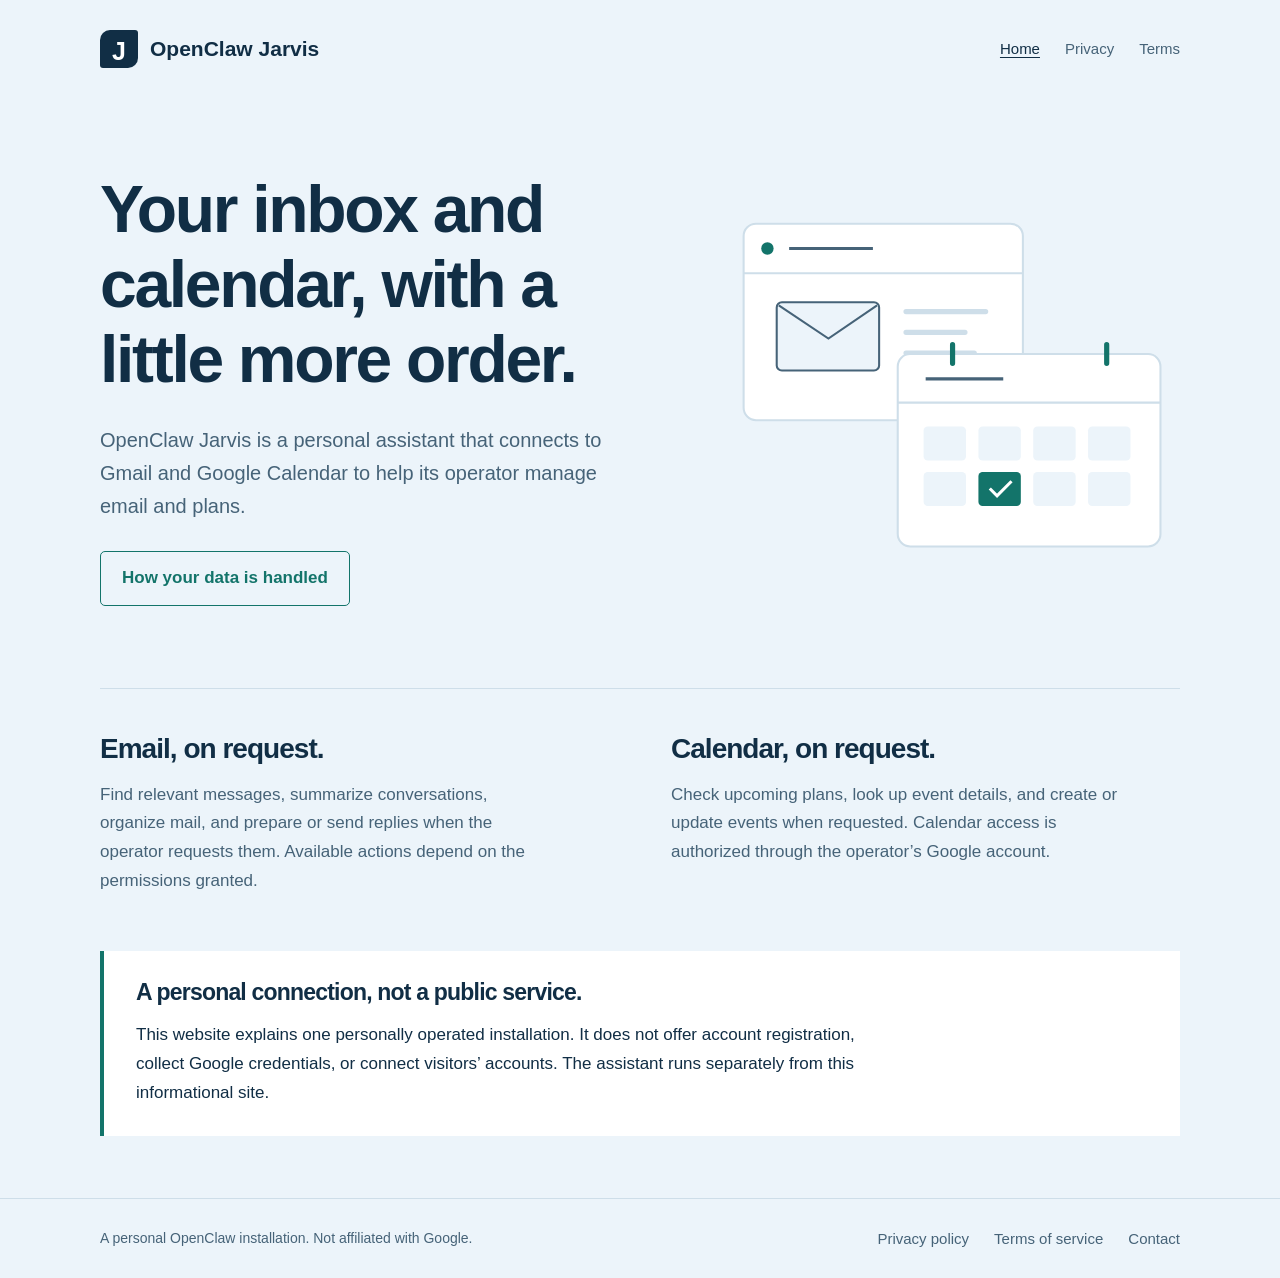
<file: index.html>
<!doctype html>
<html lang="en"><head><meta charset="utf-8"><meta name="viewport" content="width=device-width, initial-scale=1"><meta name="description" content="OpenClaw Jarvis is a personal assistant connected to Gmail and Google Calendar. Learn what it does and how it handles data."><meta name="theme-color" content="#ecf4fa"><title>Personal email and calendar assistant | OpenClaw Jarvis</title><link rel="canonical" href="https://princejarvis.github.io/openclaw-jarvis/"><link rel="icon" href="favicon.svg" type="image/svg+xml"><link rel="stylesheet" href="style.css"></head>
<body><a class="skip" href="#main">Skip to content</a><header><div class="wrap"><a class="brand" href="index.html"><span class="mark" aria-hidden="true">J</span>OpenClaw Jarvis</a><nav aria-label="Main navigation"><a href="index.html" aria-current="page">Home</a><a href="privacy.html">Privacy</a><a href="terms.html">Terms</a></nav></div></header>
<main id="main" class="wrap"><section class="hero"><div><h1>Your inbox and calendar, with a little more order.</h1><p>OpenClaw Jarvis is a personal assistant that connects to Gmail and Google Calendar to help its operator manage email and plans.</p><a class="policy-link" href="privacy.html">How your data is handled</a></div>
<svg class="diagram" viewBox="0 0 440 360" role="img" aria-labelledby="diagram-title"><title id="diagram-title">Email and calendar connected to a personal assistant</title><rect x="18" y="20" width="270" height="190" rx="12" fill="#fff" stroke="#cedee9" stroke-width="2"/><path d="M18 68H288" stroke="#cedee9" stroke-width="2"/><circle cx="41" cy="44" r="6" fill="#13746a"/><path d="M62 44H143" stroke="#466378" stroke-width="3"/><rect x="50" y="96" width="99" height="66" rx="5" fill="#ecf4fa" stroke="#466378" stroke-width="2"/><path d="M52 99L100 131L147 99" fill="none" stroke="#466378" stroke-width="2"/><path d="M175 105H252M175 125H232M175 145H241" stroke="#cedee9" stroke-width="5" stroke-linecap="round"/><rect x="167" y="146" width="254" height="186" rx="12" fill="#fff" stroke="#cedee9" stroke-width="2"/><path d="M167 193H421" stroke="#cedee9" stroke-width="2"/><path d="M194 170H269" stroke="#466378" stroke-width="3"/><path d="M220 137V155M369 137V155" stroke="#13746a" stroke-width="5" stroke-linecap="round"/><g fill="#ecf4fa"><rect x="192" y="216" width="41" height="33" rx="4"/><rect x="245" y="216" width="41" height="33" rx="4"/><rect x="298" y="216" width="41" height="33" rx="4"/><rect x="351" y="216" width="41" height="33" rx="4"/><rect x="192" y="260" width="41" height="33" rx="4"/><rect x="298" y="260" width="41" height="33" rx="4"/><rect x="351" y="260" width="41" height="33" rx="4"/></g><rect x="245" y="260" width="41" height="33" rx="4" fill="#13746a"/><path d="M256 276L263 283L277 269" stroke="#fff" stroke-width="3" fill="none"/></svg></section>
<section class="features" aria-label="Connected services"><div><h2>Email, on request.</h2><p>Find relevant messages, summarize conversations, organize mail, and prepare or send replies when the operator requests them. Available actions depend on the permissions granted.</p></div><div><h2>Calendar, on request.</h2><p>Check upcoming plans, look up event details, and create or update events when requested. Calendar access is authorized through the operator’s Google account.</p></div></section>
<section class="note"><h2>A personal connection, not a public service.</h2><p>This website explains one personally operated installation. It does not offer account registration, collect Google credentials, or connect visitors’ accounts. The assistant runs separately from this informational site.</p></section></main><footer><div class="wrap"><p>A personal OpenClaw installation. Not affiliated with Google.</p><nav aria-label="Footer navigation"><a href="privacy.html">Privacy policy</a><a href="terms.html">Terms of service</a><a href="https://github.com/princejarvis/openclaw-jarvis/issues">Contact</a></nav></div></footer></body></html>
</file>
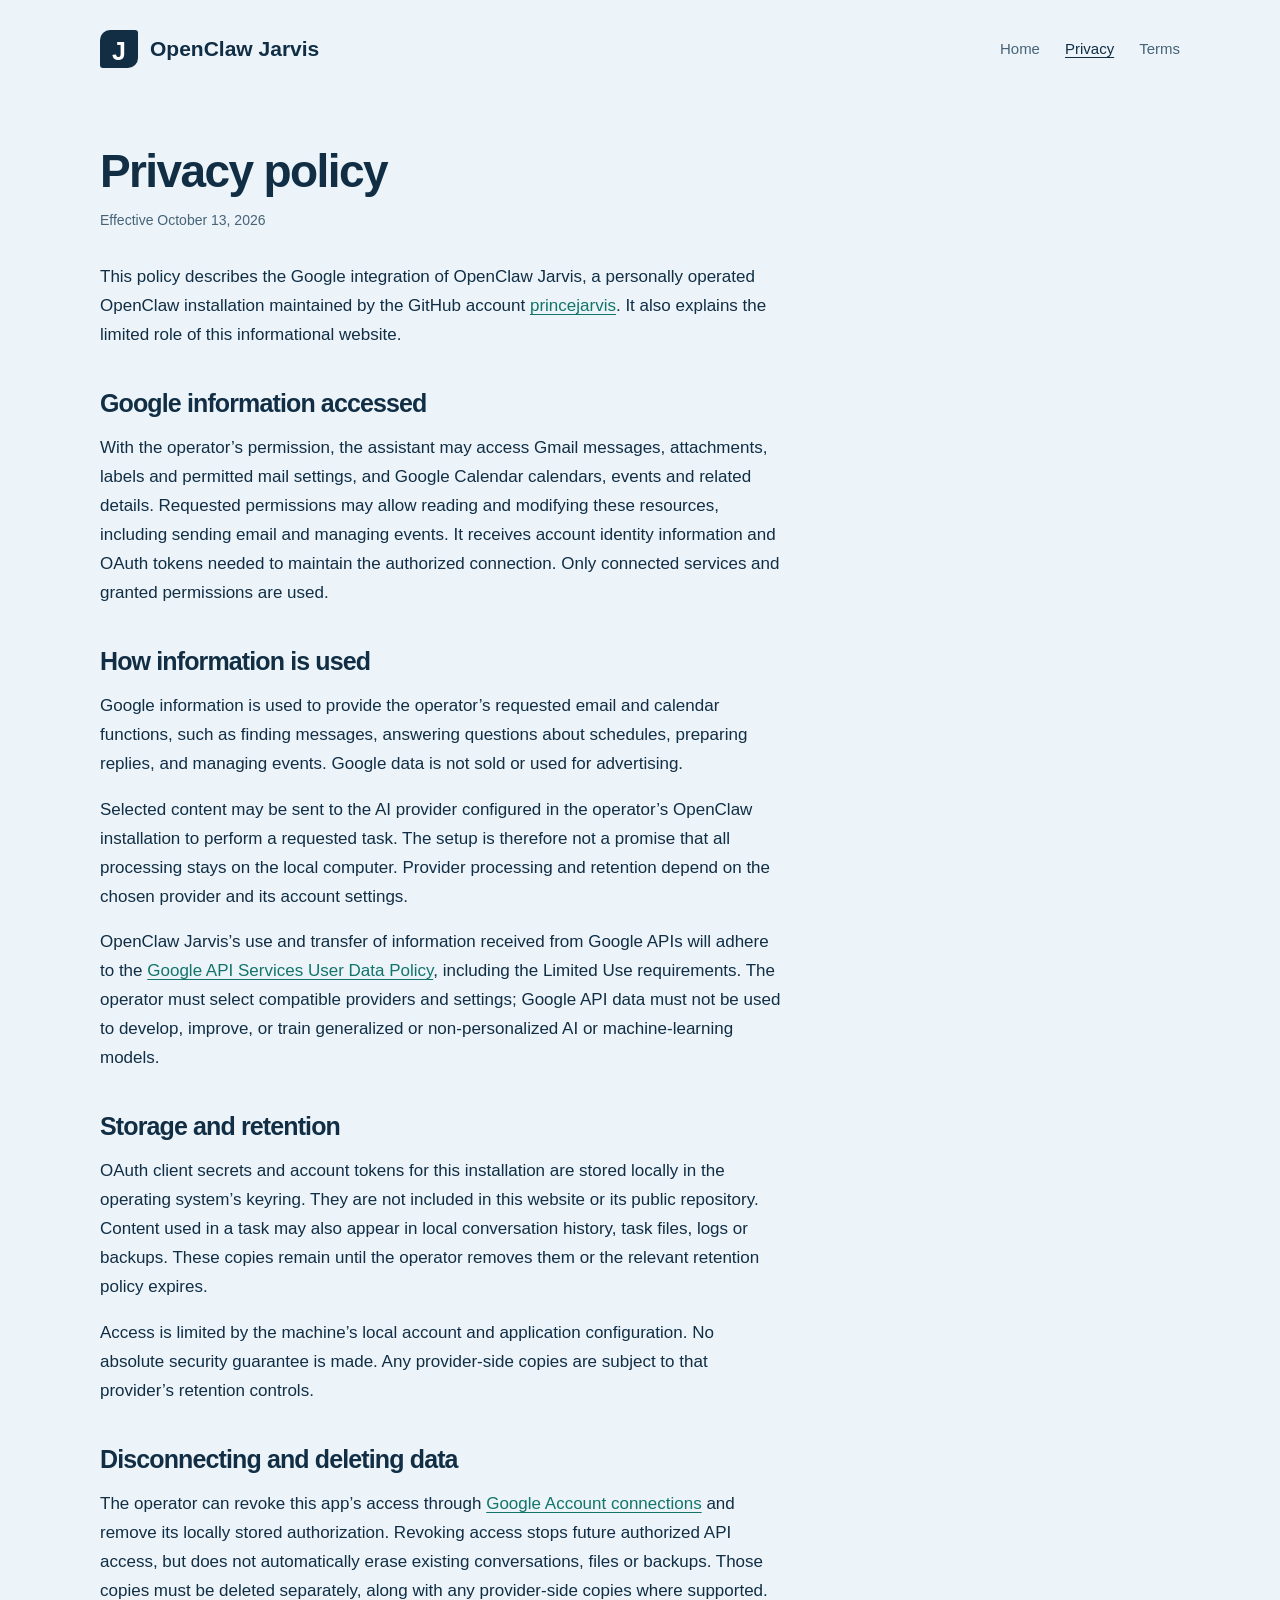
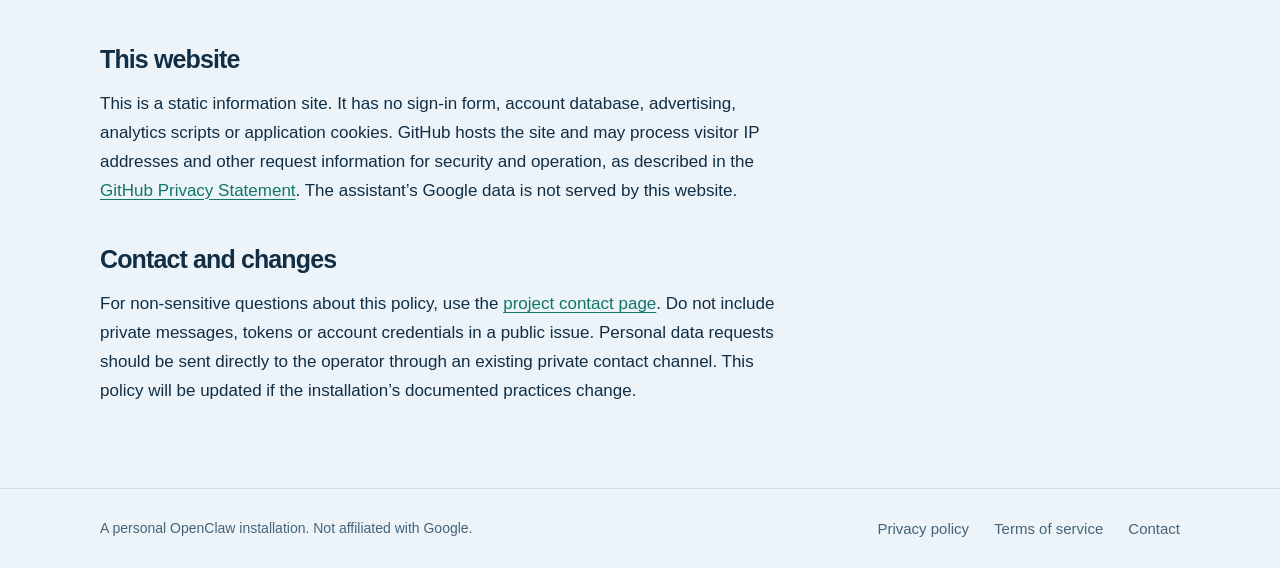
<file: privacy.html>
<!doctype html>
<html lang="en"><head><meta charset="utf-8"><meta name="viewport" content="width=device-width, initial-scale=1"><meta name="description" content="How the personal OpenClaw Jarvis Google integration accesses, uses, stores and shares information."><meta name="theme-color" content="#ecf4fa"><title>Privacy policy | OpenClaw Jarvis</title><link rel="canonical" href="https://princejarvis.github.io/openclaw-jarvis/privacy.html"><link rel="icon" href="favicon.svg" type="image/svg+xml"><link rel="stylesheet" href="style.css"></head>
<body><a class="skip" href="#main">Skip to content</a><header><div class="wrap"><a class="brand" href="index.html"><span class="mark" aria-hidden="true">J</span>OpenClaw Jarvis</a><nav aria-label="Main navigation"><a href="index.html">Home</a><a href="privacy.html" aria-current="page">Privacy</a><a href="terms.html">Terms</a></nav></div></header>
<main id="main" class="wrap"><article><h1>Privacy policy</h1><p class="date">Effective October 13, 2026</p><p>This policy describes the Google integration of OpenClaw Jarvis, a personally operated OpenClaw installation maintained by the GitHub account <a href="https://github.com/princejarvis">princejarvis</a>. It also explains the limited role of this informational website.</p>
<h2>Google information accessed</h2><p>With the operator’s permission, the assistant may access Gmail messages, attachments, labels and permitted mail settings, and Google Calendar calendars, events and related details. Requested permissions may allow reading and modifying these resources, including sending email and managing events. It receives account identity information and OAuth tokens needed to maintain the authorized connection. Only connected services and granted permissions are used.</p>
<h2>How information is used</h2><p>Google information is used to provide the operator’s requested email and calendar functions, such as finding messages, answering questions about schedules, preparing replies, and managing events. Google data is not sold or used for advertising.</p><p>Selected content may be sent to the AI provider configured in the operator’s OpenClaw installation to perform a requested task. The setup is therefore not a promise that all processing stays on the local computer. Provider processing and retention depend on the chosen provider and its account settings.</p><p>OpenClaw Jarvis’s use and transfer of information received from Google APIs will adhere to the <a href="https://developers.google.com/terms/api-services-user-data-policy">Google API Services User Data Policy</a>, including the Limited Use requirements. The operator must select compatible providers and settings; Google API data must not be used to develop, improve, or train generalized or non-personalized AI or machine-learning models.</p>
<h2>Storage and retention</h2><p>OAuth client secrets and account tokens for this installation are stored locally in the operating system’s keyring. They are not included in this website or its public repository. Content used in a task may also appear in local conversation history, task files, logs or backups. These copies remain until the operator removes them or the relevant retention policy expires.</p><p>Access is limited by the machine’s local account and application configuration. No absolute security guarantee is made. Any provider-side copies are subject to that provider’s retention controls.</p>
<h2>Disconnecting and deleting data</h2><p>The operator can revoke this app’s access through <a href="https://myaccount.google.com/connections">Google Account connections</a> and remove its locally stored authorization. Revoking access stops future authorized API access, but does not automatically erase existing conversations, files or backups. Those copies must be deleted separately, along with any provider-side copies where supported.</p>
<h2>This website</h2><p>This is a static information site. It has no sign-in form, account database, advertising, analytics scripts or application cookies. GitHub hosts the site and may process visitor IP addresses and other request information for security and operation, as described in the <a href="https://docs.github.com/en/site-policy/privacy-policies/github-general-privacy-statement">GitHub Privacy Statement</a>. The assistant’s Google data is not served by this website.</p>
<h2>Contact and changes</h2><p>For non-sensitive questions about this policy, use the <a href="https://github.com/princejarvis/openclaw-jarvis/issues">project contact page</a>. Do not include private messages, tokens or account credentials in a public issue. Personal data requests should be sent directly to the operator through an existing private contact channel. This policy will be updated if the installation’s documented practices change.</p></article></main><footer><div class="wrap"><p>A personal OpenClaw installation. Not affiliated with Google.</p><nav aria-label="Footer navigation"><a href="privacy.html">Privacy policy</a><a href="terms.html">Terms of service</a><a href="https://github.com/princejarvis/openclaw-jarvis/issues">Contact</a></nav></div></footer></body></html>
</file>
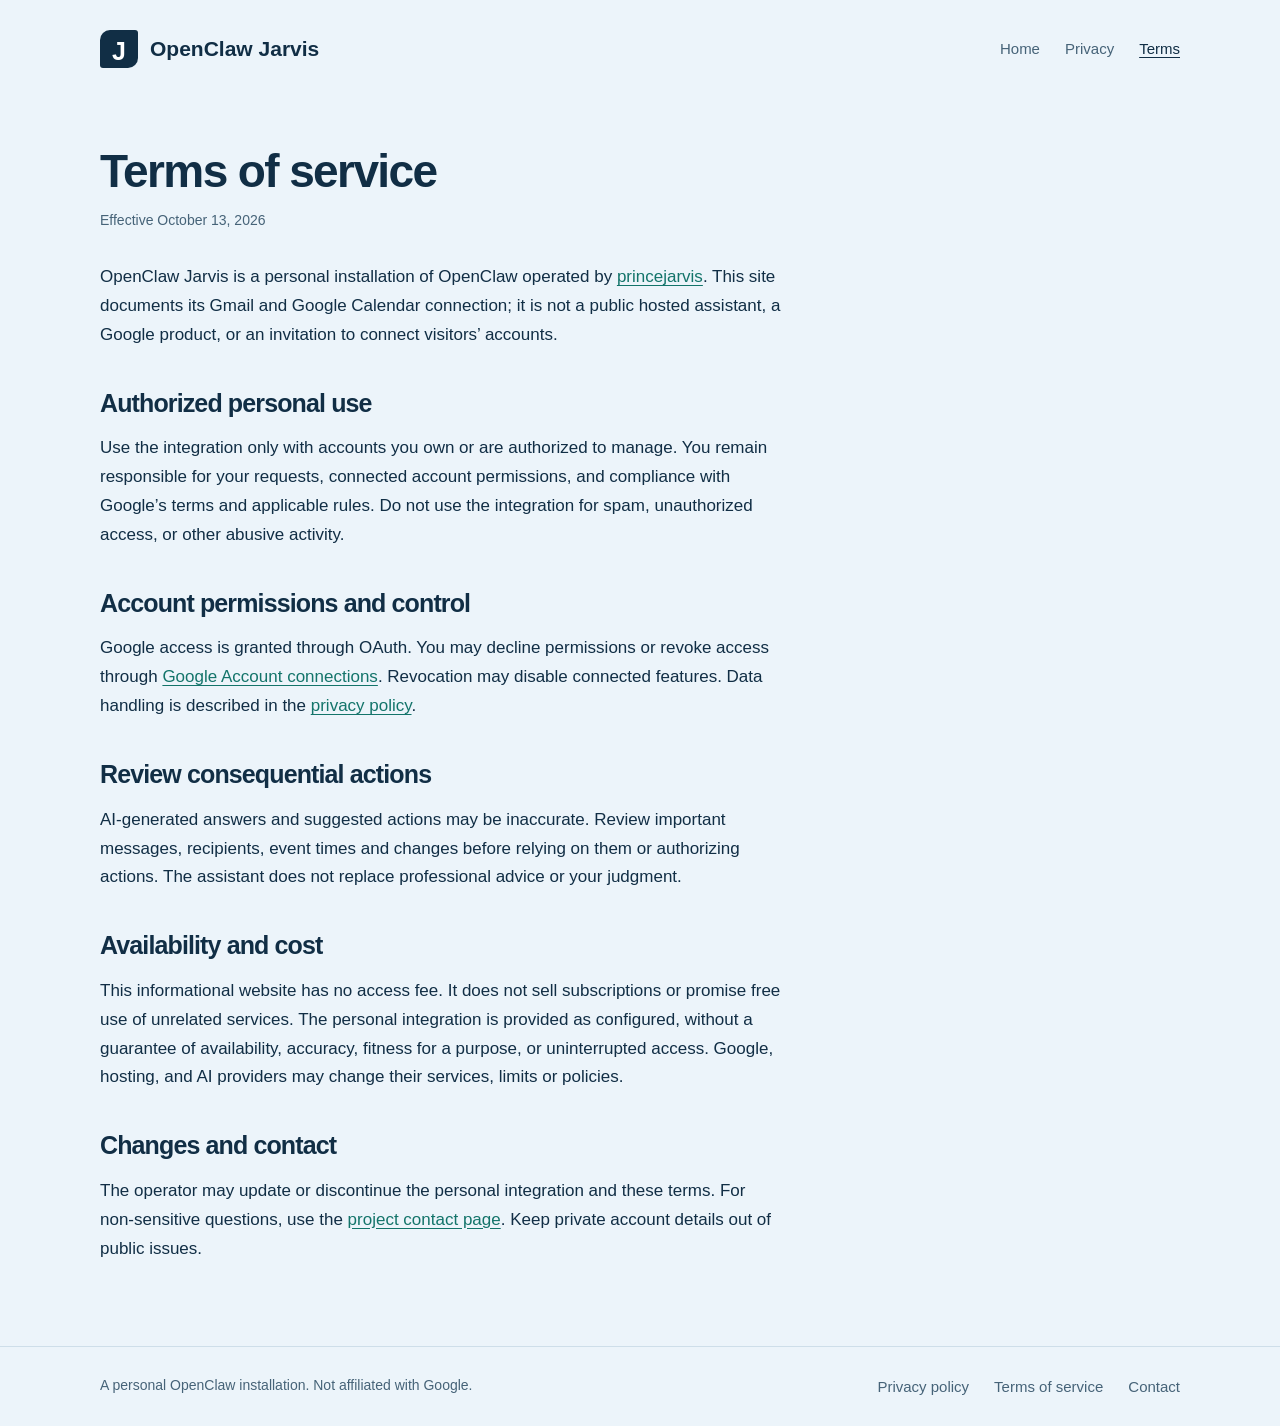
<file: terms.html>
<!doctype html>
<html lang="en"><head><meta charset="utf-8"><meta name="viewport" content="width=device-width, initial-scale=1"><meta name="description" content="Terms for the personally operated OpenClaw Jarvis Google integration."><meta name="theme-color" content="#ecf4fa"><title>Terms of service | OpenClaw Jarvis</title><link rel="canonical" href="https://princejarvis.github.io/openclaw-jarvis/terms.html"><link rel="icon" href="favicon.svg" type="image/svg+xml"><link rel="stylesheet" href="style.css"></head>
<body><a class="skip" href="#main">Skip to content</a><header><div class="wrap"><a class="brand" href="index.html"><span class="mark" aria-hidden="true">J</span>OpenClaw Jarvis</a><nav aria-label="Main navigation"><a href="index.html">Home</a><a href="privacy.html">Privacy</a><a href="terms.html" aria-current="page">Terms</a></nav></div></header>
<main id="main" class="wrap"><article><h1>Terms of service</h1><p class="date">Effective October 13, 2026</p><p>OpenClaw Jarvis is a personal installation of OpenClaw operated by <a href="https://github.com/princejarvis">princejarvis</a>. This site documents its Gmail and Google Calendar connection; it is not a public hosted assistant, a Google product, or an invitation to connect visitors’ accounts.</p>
<h2>Authorized personal use</h2><p>Use the integration only with accounts you own or are authorized to manage. You remain responsible for your requests, connected account permissions, and compliance with Google’s terms and applicable rules. Do not use the integration for spam, unauthorized access, or other abusive activity.</p>
<h2>Account permissions and control</h2><p>Google access is granted through OAuth. You may decline permissions or revoke access through <a href="https://myaccount.google.com/connections">Google Account connections</a>. Revocation may disable connected features. Data handling is described in the <a href="privacy.html">privacy policy</a>.</p>
<h2>Review consequential actions</h2><p>AI-generated answers and suggested actions may be inaccurate. Review important messages, recipients, event times and changes before relying on them or authorizing actions. The assistant does not replace professional advice or your judgment.</p>
<h2>Availability and cost</h2><p>This informational website has no access fee. It does not sell subscriptions or promise free use of unrelated services. The personal integration is provided as configured, without a guarantee of availability, accuracy, fitness for a purpose, or uninterrupted access. Google, hosting, and AI providers may change their services, limits or policies.</p>
<h2>Changes and contact</h2><p>The operator may update or discontinue the personal integration and these terms. For non-sensitive questions, use the <a href="https://github.com/princejarvis/openclaw-jarvis/issues">project contact page</a>. Keep private account details out of public issues.</p></article></main><footer><div class="wrap"><p>A personal OpenClaw installation. Not affiliated with Google.</p><nav aria-label="Footer navigation"><a href="privacy.html">Privacy policy</a><a href="terms.html">Terms of service</a><a href="https://github.com/princejarvis/openclaw-jarvis/issues">Contact</a></nav></div></footer></body></html>
</file>
<file: style.css>
:root { color-scheme: light; --ink:#112e45; --muted:#466378; --paper:#ecf4fa; --white:#fff; --accent:#13746a; --line:#cedee9; }
* { box-sizing:border-box; }
body { margin:0; background:var(--paper); color:var(--ink); font-family:"Avenir Next","Trebuchet MS",Arial,sans-serif; font-size:17px; line-height:1.7; }
a { color:var(--accent); text-underline-offset:.2em; }
a:hover { text-decoration-thickness:2px; }
a:focus-visible { outline:3px solid var(--accent); outline-offset:5px; border-radius:2px; }
.skip { position:absolute; left:1rem; top:-6rem; padding:.6rem 1rem; background:white; z-index:10; }
.skip:focus { top:1rem; }
.wrap { width:min(1080px,calc(100% - 48px)); margin-inline:auto; }
header { padding:30px 0; }
header .wrap,footer .wrap { display:flex; align-items:center; justify-content:space-between; gap:24px; flex-wrap:wrap; }
.brand { display:inline-flex; align-items:center; gap:12px; text-decoration:none; color:var(--ink); font-weight:700; font-size:21px; }
.mark { display:grid; place-items:center; width:38px; height:38px; border-radius:10px 3px 10px 3px; background:var(--ink); color:white; font-size:25px; }
nav { display:flex; gap:25px; flex-wrap:wrap; font-size:15px; }
nav a { color:var(--muted); text-decoration:none; }
nav a[aria-current="page"] { color:var(--ink); text-decoration:underline; }
.hero { display:grid; grid-template-columns:1.25fr 1fr; align-items:center; gap:56px; padding:74px 0 82px; }
h1,h2,h3 { font-weight:700; line-height:1.14; letter-spacing:-.035em; }
h1 { font-size:clamp(38px,5.5vw,66px); margin:0 0 26px; max-width:14ch; }
.hero p { color:var(--muted); max-width:48ch; margin:0 0 28px; font-size:20px; line-height:1.65; }
.policy-link { display:inline-block; padding:12px 21px; border:1px solid var(--accent); border-radius:5px; text-decoration:none; font-weight:700; }
.diagram { width:100%; height:auto; }
.features { display:grid; grid-template-columns:1fr 1fr; gap:62px; padding:44px 0 55px; border-top:1px solid var(--line); }
h2 { font-size:28px; margin:0 0 16px; }
.features p { color:var(--muted); max-width:48ch; margin:0; }
.note { padding:28px 32px; background:white; border-left:4px solid var(--accent); margin-bottom:62px; }
.note h2 { font-size:23px; }
.note p { margin:0; max-width:78ch; }
footer { border-top:1px solid var(--line); padding:27px 0; font-size:14px; color:var(--muted); }
footer p { margin:0; }
article { max-width:760px; padding:47px 0 65px; }
article h1 { font-size:46px; max-width:none; margin-bottom:12px; }
article h2 { font-size:25px; margin-top:39px; }
article p,article li { max-width:72ch; }
article .date { color:var(--muted); font-size:14px; margin:0 0 30px; }
article ul { padding-left:1.35em; }
@media(max-width:720px) { .wrap { width:calc(100% - 36px); } header { padding:21px 0; } nav { gap:18px; } .hero { grid-template-columns:1fr; gap:28px; padding:42px 0 40px; } .hero h1 { max-width:16ch; } .diagram { max-width:410px; margin-inline:auto; } .features { grid-template-columns:1fr; gap:34px; padding:30px 0; } .note { padding:22px; margin-bottom:40px; } article { padding-top:32px; } article h1 { font-size:38px; } }
@media(prefers-reduced-motion:reduce) { * { scroll-behavior:auto!important; } }
</file>
